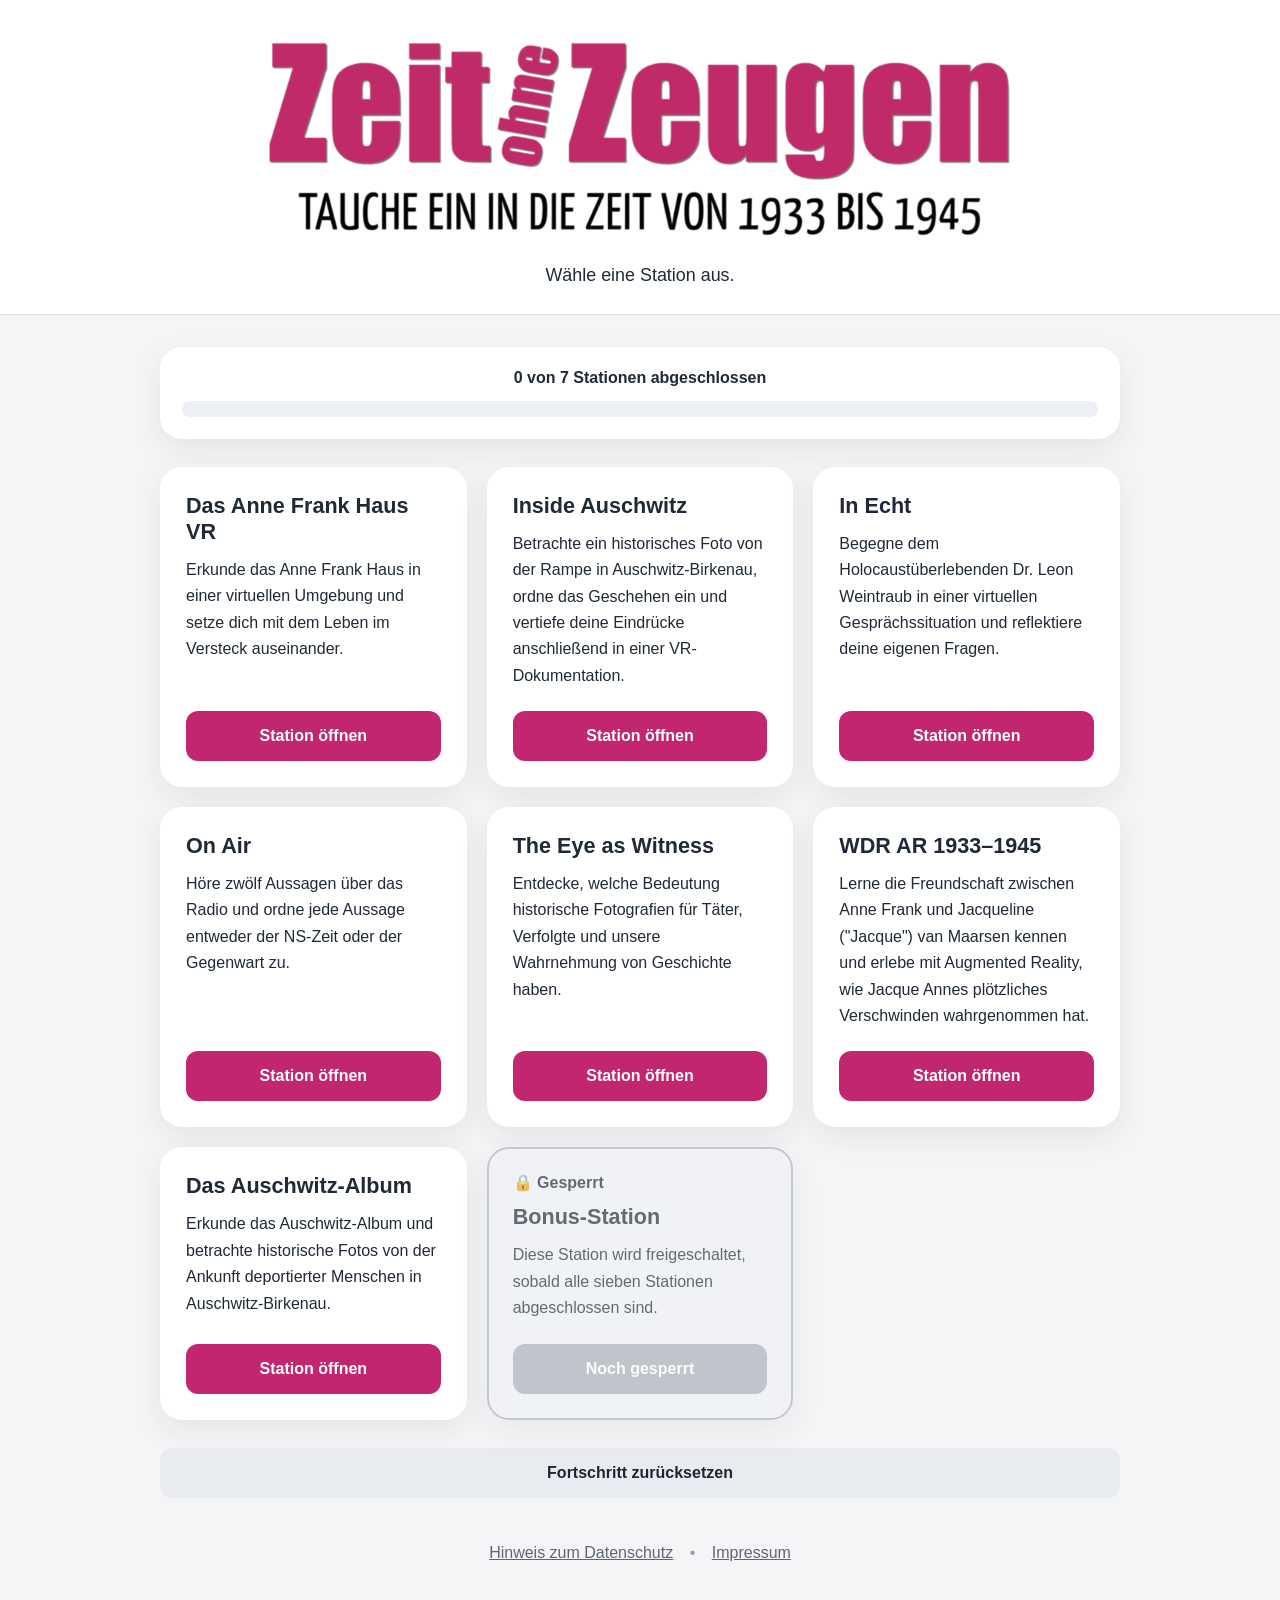
<file: index.html>
<!doctype html>
<html lang="de">
  <head>
    <meta charset="UTF-8" />
    <meta name="viewport" content="width=device-width, initial-scale=1.0" />
    <title>Zeit ohne Zeugen</title>
    <link rel="stylesheet" href="style.css" />
  </head>

  <body>
    <header class="main-header">
      <img
        src="bilder/zeit-ohne-zeugen-logo.png"
        alt="Zeit ohne Zeugen – Tauche ein in die Zeit von 1933 bis 1945"
        class="main-logo"
      />
      <p>Wähle eine Station aus.</p>
    </header>

    <main>
      <section class="progress-section" aria-labelledby="progress-text">
        <div class="progress-heading-row">
          <p id="progress-text">0 von 7 Stationen abgeschlossen</p>
        </div>

        <div
          id="progress-bar"
          class="progress-bar"
          role="progressbar"
          aria-valuemin="0"
          aria-valuemax="7"
          aria-valuenow="0"
          aria-labelledby="progress-text"
        >
          <div id="progress-fill" class="progress-fill"></div>
        </div>

        <p id="bonus-unlocked-message" class="bonus-unlocked-message" hidden>
          Bonus-Station freigeschaltet
        </p>
      </section>

      <section
        id="stations-container"
        class="stations-grid"
        aria-label="Verfügbare Stationen"
      ></section>

      <section class="reset-section">
        <button id="reset-button" class="secondary-button" type="button">
          Fortschritt zurücksetzen
        </button>
      </section>
    </main>

    <footer class="app-footer">
      <button id="privacy-link" class="footer-link" type="button">
        Hinweis zum Datenschutz
      </button>

      <span class="footer-divider" aria-hidden="true">•</span>

      <button id="imprint-link" class="footer-link" type="button">
        Impressum
      </button>
    </footer>

    <div id="modal-overlay" class="modal-overlay" hidden>
      <section
        class="modal"
        role="dialog"
        aria-modal="true"
        aria-labelledby="modal-title"
      >
        <div class="modal-header">
          <h2 id="modal-title"></h2>

          <button
            id="modal-close"
            class="modal-close"
            type="button"
            aria-label="Fenster schließen"
          >
            ×
          </button>
        </div>

        <div id="modal-content" class="modal-content"></div>
      </section>
    </div>

    <script src="stations.js"></script>
    <script src="app.js"></script>
  </body>
</html>
</file>
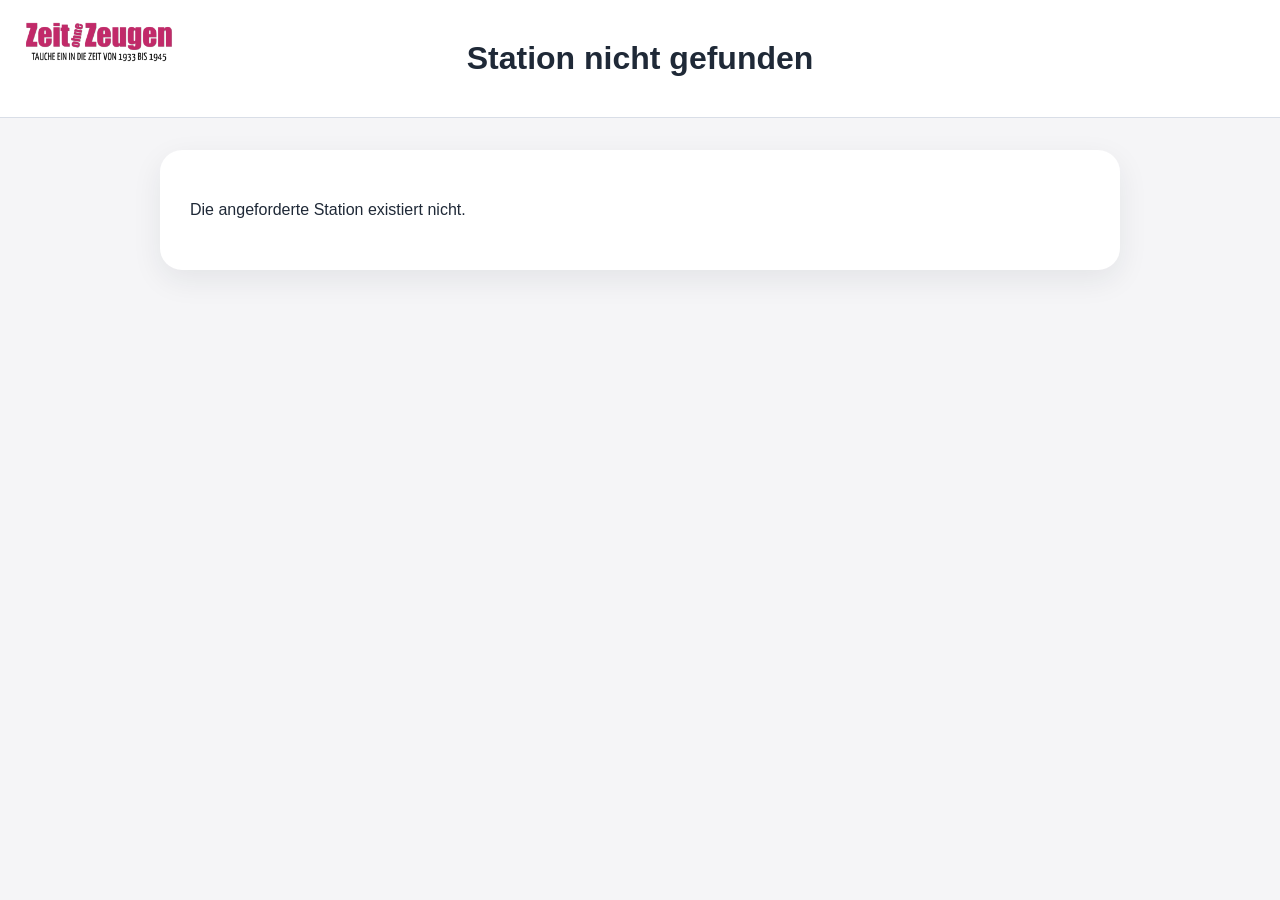
<file: station.html>
<!doctype html>
<html lang="de">
  <head>
    <meta charset="UTF-8" />
    <meta name="viewport" content="width=device-width, initial-scale=1.0" />
    <title>Station</title>
    <link rel="stylesheet" href="style.css" />
  </head>

  <body>
    <header class="station-header">
      <a
        href="index.html"
        class="station-logo-link"
        aria-label="Zur Stationsübersicht"
      >
        <img
          src="bilder/zeit-ohne-zeugen-logo.png"
          alt="Zeit ohne Zeugen"
          class="station-logo"
        />
      </a>

      <h1 id="station-title">Station</h1>
    </header>

    <main>
      <article class="station-page">
        <section id="classic-content">
          <section>
            <h2>Worum geht es?</h2>
            <p id="station-introduction"></p>
          </section>

          <section id="additional-information-section" hidden>
            <h2>Historischer Hintergrund</h2>
            <p id="additional-information"></p>
          </section>

          <section id="final-content" class="final-content" hidden>
            <h2 id="final-heading"></h2>
            <p id="final-description" class="final-description"></p>

            <div class="final-instructions">
              <h3>Was machst du dort?</h3>
              <ol id="final-instruction-list"></ol>
            </div>

            <p id="final-note" class="final-note"></p>
          </section>

          <section id="tasks-section">
            <h2>Aufgaben</h2>
            <ol id="task-list"></ol>
          </section>

          <section id="resources-section">
            <h2 id="resources-heading">Materialien und Links</h2>
            <div id="resource-list"></div>

            <p class="external-note">
              Externe Inhalte öffnen sich in einem neuen Tab. Diese Stationsseite
              bleibt dabei geöffnet.
            </p>
          </section>

          <section id="confirmation-section" class="confirmation-section" hidden>
            <h2>Bevor du die Station abschließt</h2>

            <label class="confirmation-label">
              <input type="checkbox" id="confirmation-checkbox" />
              <span id="confirmation-text"></span>
            </label>

            <p id="completion-hint" class="completion-hint"></p>
          </section>
        </section>

        <section id="guided-section" hidden>
          <div id="guided-progress" class="guided-progress"></div>
          <div id="guided-content" class="guided-content"></div>

          <div class="guided-actions">
            <button id="guided-reset-button" class="secondary-button" type="button">
              Station neu starten
            </button>

            <button id="guided-next-button" class="station-button" type="button">
              Weiter
            </button>
          </div>
        </section>

        <section id="station-actions" class="station-actions">
          <button id="complete-button" class="station-button" type="button">
            Station abschließen
          </button>

          <a href="index.html" class="secondary-link">
            Zur Stationsübersicht
          </a>
        </section>
      </article>
    </main>

    <script src="stations.js"></script>
    <script src="station.js"></script>
  </body>
</html>
</file>
<file: style.css>
:root {
  --primary: #c1266f;
  --primary-dark: #a61f5f;
  --primary-light: #f8eaf1;
  --text: #1f2937;
  --muted: #667085;
  --background: #f5f5f7;
  --card: #ffffff;
  --border: #d9dee7;
  --shadow: 0 10px 30px rgba(31, 41, 55, 0.08);
  --radius-large: 22px;
  --radius-medium: 16px;
  --radius-small: 12px;
}

* {
  box-sizing: border-box;
}

[hidden] {
  display: none !important;
}

html {
  scroll-behavior: smooth;
}

body {
  margin: 0;
  font-family:
    Arial,
    Helvetica,
    sans-serif;
  background: var(--background);
  color: var(--text);
}

button,
textarea {
  font: inherit;
}

button,
a {
  -webkit-tap-highlight-color: transparent;
}

main {
  width: min(100% - 32px, 960px);
  margin: 32px auto;
}

.main-header {
  padding: 18px 20px 28px;
  text-align: center;
  background: white;
  border-bottom: 1px solid var(--border);
}

.main-logo {
  display: block;
  width: min(100%, 760px);
  height: auto;
  margin: 0 auto 20px;
}

.main-header p {
  margin: 0;
  font-size: 1.12rem;
}

.progress-section {
  margin-bottom: 28px;
  padding: 22px;
  background: white;
  border-radius: var(--radius-large);
  box-shadow: var(--shadow);
}

.progress-heading-row {
  display: flex;
  justify-content: center;
}

.progress-section p {
  margin: 0;
}

#progress-text {
  font-weight: 700;
}

.progress-bar {
  width: 100%;
  height: 16px;
  margin-top: 14px;
  overflow: hidden;
  background: #eceff3;
  border-radius: 999px;
}

.progress-fill {
  width: 0;
  height: 100%;
  background: var(--primary);
  border-radius: inherit;
  transition: width 0.45s ease;
}

.bonus-unlocked-message {
  margin-top: 14px !important;
  color: var(--primary-dark);
  font-weight: 700;
  text-align: center;
}

.stations-grid {
  display: grid;
  grid-template-columns: repeat(auto-fit, minmax(245px, 1fr));
  gap: 20px;
}

.station-card {
  display: flex;
  min-height: 250px;
  flex-direction: column;
  padding: 24px;
  background: var(--card);
  border: 2px solid transparent;
  border-radius: var(--radius-large);
  box-shadow: var(--shadow);
}

.station-card h2 {
  margin: 0 0 12px;
  font-size: 1.35rem;
}

.station-card p {
  margin: 0 0 22px;
  line-height: 1.65;
}

.station-card .station-button {
  margin-top: auto;
}

.station-card.completed {
  border-color: var(--primary);
}

.station-card.completed::before {
  content: "✓ Abgeschlossen";
  display: block;
  margin-bottom: 12px;
  color: var(--primary-dark);
  font-weight: 700;
}

.station-card.locked {
  opacity: 0.68;
  border-color: #aeb4be;
  background: #f0f2f5;
}

.station-card.locked::before {
  content: "🔒 Gesperrt";
  display: block;
  margin-bottom: 12px;
  font-weight: 700;
}

.station-button,
.secondary-button,
.secondary-link,
.resource-link {
  min-height: 50px;
  border-radius: var(--radius-small);
}

.station-button,
.secondary-button {
  width: 100%;
  padding: 13px 18px;
  border: 0;
  font-weight: 700;
}

.station-button {
  display: inline-flex;
  align-items: center;
  justify-content: center;
  background: var(--primary);
  color: white;
  text-decoration: none;
  cursor: pointer;
}

.station-button:disabled {
  background: #a8afb9;
  cursor: default;
}

.secondary-button {
  background: #e8ebef;
  color: #202631;
  cursor: pointer;
}

.reset-section {
  margin-top: 28px;
}

.app-footer {
  padding: 8px 20px 34px;
  text-align: center;
}

.footer-link {
  padding: 6px;
  border: 0;
  background: transparent;
  color: #5c6674;
  text-decoration: underline;
  cursor: pointer;
}

.footer-divider {
  margin: 0 6px;
  color: #9aa1ab;
}

.station-header {
  position: relative;
  display: flex;
  min-height: 118px;
  align-items: center;
  justify-content: center;
  padding: 28px 190px;
  background: white;
  border-bottom: 1px solid var(--border);
  text-align: center;
}

.station-header h1 {
  margin: 0;
}

.station-logo-link {
  position: absolute;
  top: 18px;
  left: 24px;
  width: 150px;
}

.station-logo {
  display: block;
  width: 100%;
  height: auto;
}

.station-page {
  padding: 30px;
  background: white;
  border-radius: var(--radius-large);
  box-shadow: var(--shadow);
}

.station-page section + section {
  margin-top: 32px;
}

.station-page h2 {
  margin-top: 0;
}

.station-page p,
.station-page li {
  line-height: 1.72;
}

.station-page li {
  margin-bottom: 10px;
}

#additional-information {
  white-space: pre-line;
}

.resource-link {
  display: block;
  margin-bottom: 12px;
  padding: 16px 18px;
  border: 2px solid var(--primary);
  color: var(--primary-dark);
  font-weight: 700;
  text-decoration: none;
}

.external-note {
  color: var(--muted);
  font-size: 0.92rem;
}

.confirmation-section,
.guided-confirmation-panel {
  padding: 22px;
  background: var(--primary-light);
  border-radius: var(--radius-medium);
}

.confirmation-label {
  display: flex;
  align-items: flex-start;
  gap: 14px;
  font-weight: 700;
  line-height: 1.55;
  cursor: pointer;
}

.confirmation-label input {
  width: 23px;
  height: 23px;
  margin-top: 2px;
  flex: 0 0 auto;
  accent-color: var(--primary);
}

.completion-hint {
  margin: 16px 0 0;
  color: var(--muted);
  font-size: 0.95rem;
}

.station-actions {
  display: grid;
  gap: 14px;
}

.secondary-link {
  display: flex;
  align-items: center;
  justify-content: center;
  color: #202631;
  font-weight: 700;
  text-decoration: none;
}

.final-station .station-page {
  max-width: 780px;
  margin-inline: auto;
  text-align: center;
}

.final-content {
  max-width: 680px;
  margin-inline: auto;
}

.final-description {
  font-size: 1.08rem;
}

.final-instructions {
  margin-top: 26px;
  padding: 24px;
  background: #f3f4f6;
  border-radius: var(--radius-medium);
  text-align: left;
}

.final-instructions h3 {
  margin-top: 0;
  text-align: center;
}

.final-note {
  margin-top: 24px;
  padding: 18px 20px;
  border-left: 4px solid var(--primary);
  background: var(--primary-light);
  border-radius: 0 var(--radius-small) var(--radius-small) 0;
  font-weight: 700;
  text-align: left;
}

.guided-progress {
  display: inline-block;
  margin-bottom: 22px;
  padding: 7px 12px;
  background: var(--primary-light);
  color: var(--primary-dark);
  border-radius: 999px;
  font-size: 0.94rem;
  font-weight: 700;
}

.guided-content {
  padding: 26px;
  background: #fbfbfc;
  border: 1px solid var(--border);
  border-radius: var(--radius-large);
}

.guided-content h2 {
  margin-bottom: 18px;
}

.guided-content p {
  margin: 0 0 16px;
}

.guided-actions {
  display: grid;
  grid-template-columns: 1fr 1fr;
  gap: 14px;
  margin-top: 22px;
}

.reflection-question {
  display: block;
  margin-bottom: 12px;
  font-size: 1.05rem;
  font-weight: 700;
  line-height: 1.55;
}

.guided-textarea {
  width: 100%;
  min-height: 170px;
  padding: 16px 18px;
  resize: vertical;
  border: 2px solid var(--border);
  border-radius: var(--radius-medium);
  background: white;
  color: var(--text);
  line-height: 1.55;
  outline: none;
}

.guided-textarea:focus {
  border-color: var(--primary);
  box-shadow: 0 0 0 4px rgba(193, 38, 111, 0.12);
}

.guided-quote {
  margin: 24px 0 0;
  padding: 20px 22px;
  background: var(--primary-light);
  border-left: 4px solid var(--primary);
  border-radius: 0 var(--radius-medium) var(--radius-medium) 0;
}

.guided-quote p {
  margin: 0;
  font-size: 1.08rem;
  font-style: italic;
}

.guided-quote footer {
  margin-top: 12px;
  font-weight: 700;
}

.modal-overlay {
  position: fixed;
  inset: 0;
  z-index: 1000;
  display: flex;
  align-items: center;
  justify-content: center;
  padding: 20px;
  background: rgba(20, 24, 31, 0.58);
}

.modal {
  width: min(100%, 700px);
  max-height: 85vh;
  overflow-y: auto;
  padding: 26px;
  background: white;
  border-radius: var(--radius-large);
  box-shadow: 0 24px 70px rgba(0, 0, 0, 0.28);
}

.modal-header {
  display: flex;
  align-items: flex-start;
  justify-content: space-between;
  gap: 20px;
  margin-bottom: 16px;
}

.modal-header h2 {
  margin: 0;
}

.modal-close {
  min-width: 44px;
  min-height: 44px;
  padding: 0;
  border: 0;
  background: transparent;
  color: var(--text);
  font-size: 2rem;
  line-height: 1;
  cursor: pointer;
}

.modal-content p {
  line-height: 1.7;
}

body.modal-open {
  overflow: hidden;
}

@media (max-width: 700px) {
  main {
    width: min(100% - 22px, 960px);
    margin: 22px auto;
  }

  .station-header {
    min-height: auto;
    flex-direction: column;
    gap: 16px;
    padding: 18px;
  }

  .station-logo-link {
    position: static;
    width: min(240px, 72%);
  }

  .station-header h1 {
    font-size: 1.65rem;
  }

  .station-page {
    padding: 22px;
  }

  .guided-content {
    padding: 20px;
  }

  .guided-actions {
    grid-template-columns: 1fr;
  }

  .main-logo {
    width: min(100%, 600px);
  }
}


.reflection-field + .reflection-field {
  margin-top: 26px;
}

.guided-reflection-introduction {
  margin-bottom: 24px !important;
  padding: 16px 18px;
  background: var(--primary-light);
  border-radius: var(--radius-medium);
}

.guided-external-link {
  margin: 22px 0;
}

/* Ergänzungen für WDR AR 1933–1945 */
.guided-prompt {
  margin: 24px 0 14px;
  padding: 20px 22px;
  background: var(--primary-light);
  border-left: 5px solid var(--primary);
  border-radius: var(--radius-medium);
  font-size: 1.25rem;
  font-weight: 700;
  line-height: 1.45;
}

.guided-completion-text {
  margin: 12px 0 0;
  color: var(--primary-dark);
  font-weight: 700;
}

.guided-instruction-list {
  margin: 18px 0 22px;
  padding-left: 28px;
}

.guided-note {
  margin: 18px 0 22px;
  padding: 18px 20px;
  background: #f2f4f7;
  border-radius: var(--radius-medium);
  line-height: 1.6;
}

.guided-important-note {
  background: var(--primary-light);
  border-left: 5px solid var(--primary);
  font-weight: 700;
}

/* Ergänzungen für Inside Auschwitz */
.guided-image-figure {
  margin: 22px 0 26px;
}

.guided-image {
  display: block;
  width: 100%;
  height: auto;
  border-radius: var(--radius-medium);
  border: 1px solid var(--border);
  background: white;
}

.guided-image-figure figcaption {
  margin-top: 9px;
  color: #5b6470;
  font-size: 0.9rem;
  line-height: 1.45;
}


.guided-reveal-button {
  margin: 18px 0 8px;
}

.guided-reveal-heading {
  margin: 28px 0 12px;
  font-size: 1.2rem;
}

/* On Air – Quiz mit NFC-Radio */
.on-air-intro h2 {
  margin-top: 0;
}

.on-air-warning {
  margin-top: 20px;
}

.on-air-instructions {
  margin-bottom: 24px;
}

.on-air-status {
  margin: 22px 0 14px;
  font-weight: 700;
  color: var(--primary-dark);
}

.on-air-answer-list,
.on-air-results {
  display: grid;
  gap: 14px;
}

.on-air-card {
  margin: 0;
  padding: 18px 20px;
  border: 1px solid var(--border);
  border-radius: var(--radius-medium);
  background: white;
}

.on-air-card legend {
  padding: 0 8px;
  font-weight: 800;
  font-size: 1.08rem;
}

.on-air-options {
  display: grid;
  grid-template-columns: repeat(2, minmax(0, 1fr));
  gap: 12px;
}

.on-air-option {
  display: flex;
  align-items: center;
  gap: 10px;
  min-height: 54px;
  padding: 12px 14px;
  border: 1px solid var(--border);
  border-radius: var(--radius-medium);
  background: #f8f9fa;
  cursor: pointer;
  font-weight: 700;
}

.on-air-option:has(input:checked) {
  border-color: var(--primary);
  background: var(--primary-light);
}

.on-air-option input {
  width: 20px;
  height: 20px;
  margin: 0;
}

.on-air-actions {
  display: grid;
  grid-template-columns: minmax(0, 1fr) minmax(0, 1fr);
  gap: 12px;
  margin-top: 28px;
}

.on-air-result-summary {
  margin-bottom: 22px;
  padding: 20px 22px;
  border-radius: var(--radius-medium);
  background: var(--primary-light);
}

.on-air-result-summary h2 {
  margin-top: 0;
}

.on-air-result {
  padding: 20px;
  border: 1px solid var(--border);
  border-radius: var(--radius-medium);
  background: white;
}

.on-air-result.is-correct {
  border-left: 5px solid #2f7d4a;
}

.on-air-result.is-wrong {
  border-left: 5px solid #a85f22;
}

.on-air-result-topline {
  display: flex;
  justify-content: space-between;
  align-items: center;
  gap: 14px;
}

.on-air-result-topline h3 {
  margin: 0;
}

.on-air-result-badge {
  flex: 0 0 auto;
  padding: 5px 10px;
  border-radius: 999px;
  background: #f0f2f4;
  font-size: 0.85rem;
  font-weight: 800;
}

.on-air-quote {
  margin: 18px 0;
  padding: 16px 18px;
  border-left: 4px solid var(--primary);
  background: #f8f9fa;
  border-radius: 0 var(--radius-medium) var(--radius-medium) 0;
  font-size: 1.05rem;
  line-height: 1.6;
}

.on-air-answer-line,
.on-air-source,
.on-air-feedback {
  margin: 8px 0 0;
  line-height: 1.55;
}

.on-air-source {
  color: #4f5965;
}

.on-air-reflection {
  margin-top: 30px;
  padding-top: 24px;
  border-top: 1px solid var(--border);
}

@media (max-width: 700px) {
  .on-air-options,
  .on-air-actions {
    grid-template-columns: 1fr;
  }

  .on-air-result-topline {
    align-items: flex-start;
    flex-direction: column;
  }
}
</file>
